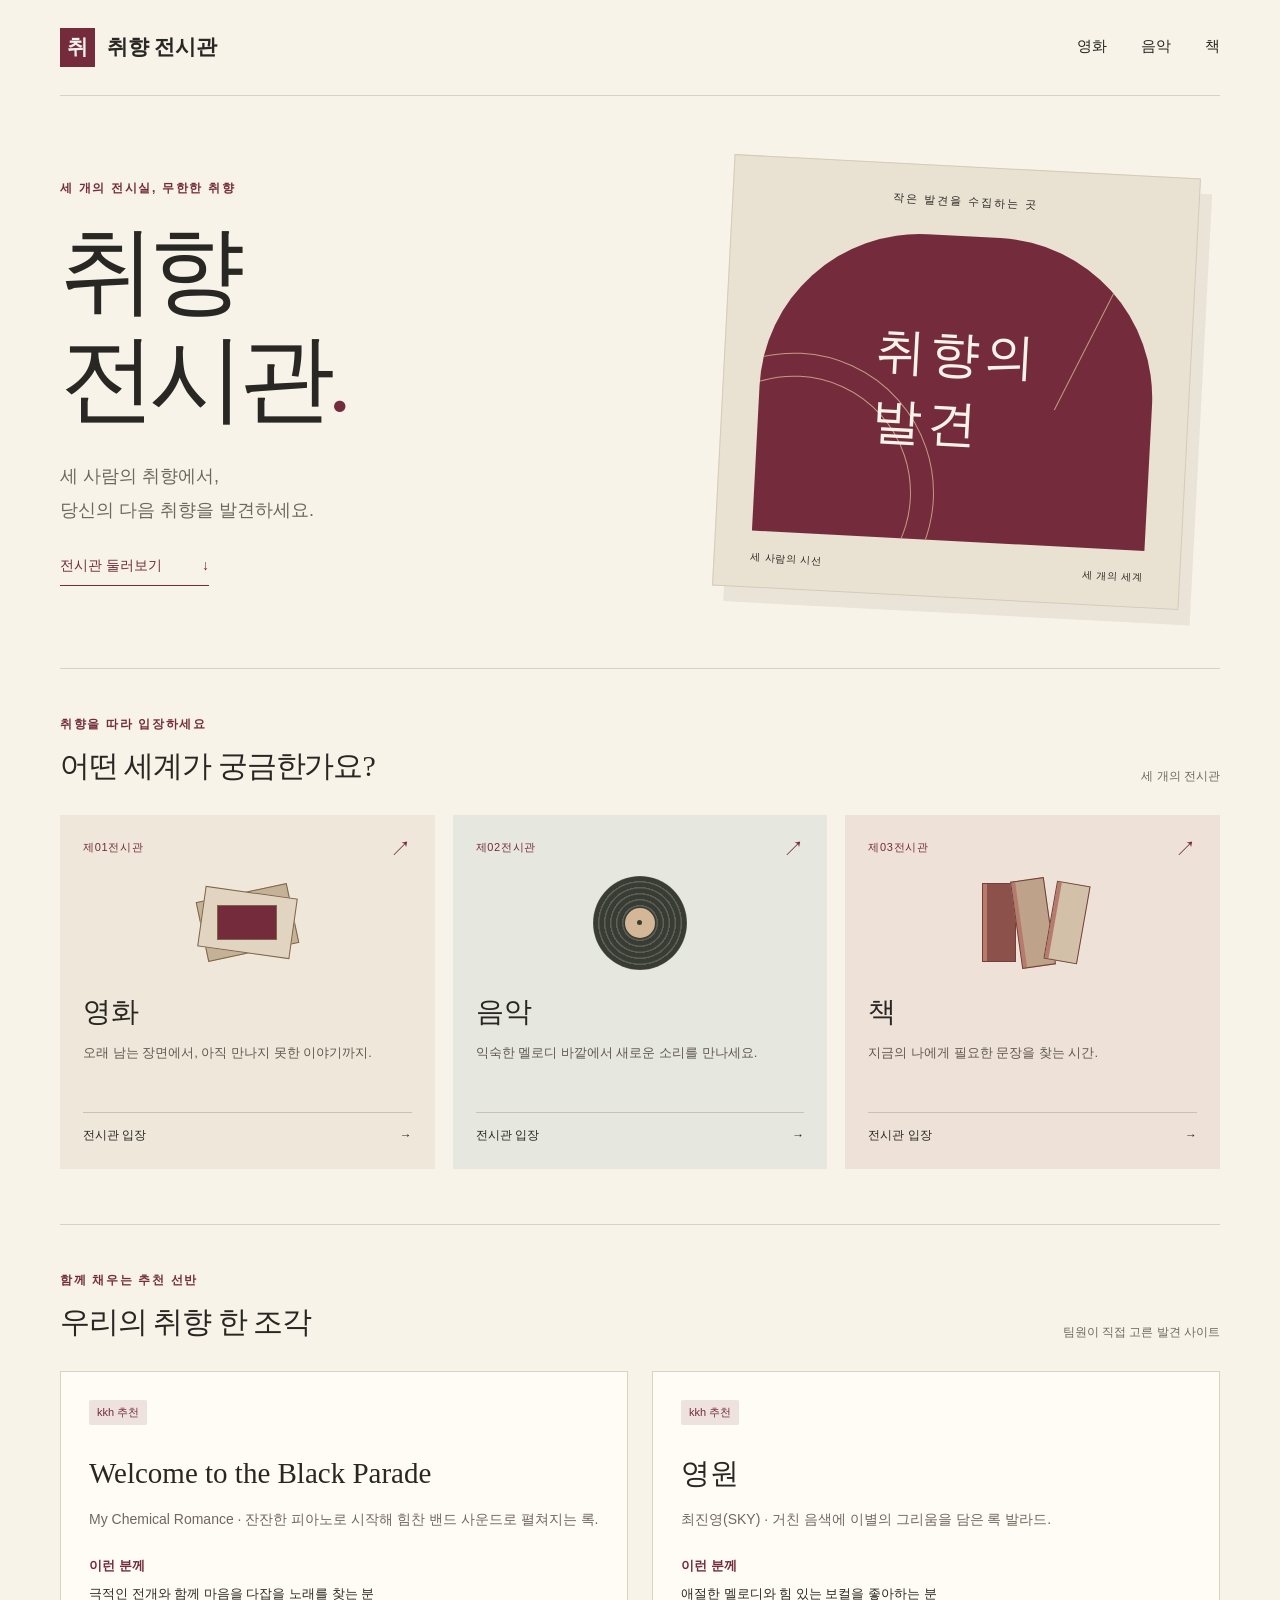
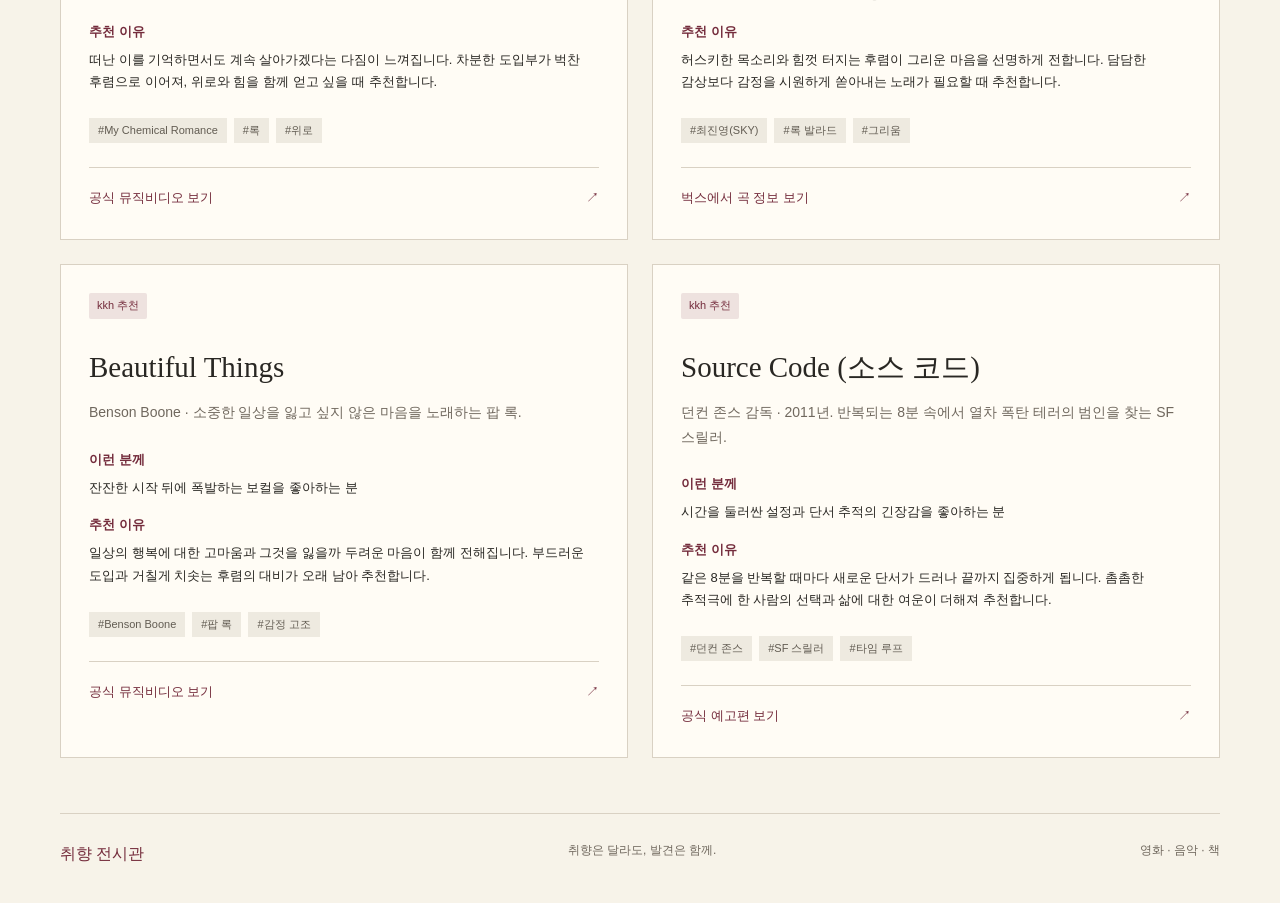
<file: index.html>
<!DOCTYPE html>
<html lang="ko">
<head>
  <meta charset="UTF-8">
  <meta name="viewport" content="width=device-width, initial-scale=1">
  <meta name="description" content="세 사람의 취향에서, 당신의 다음 취향을 발견하세요. 영화·음악·책 발견 사이트를 모으는 취향 전시관입니다.">
  <title>입구 | 취향 전시관</title>
  <link rel="icon" href="favicon.svg" type="image/svg+xml">
  <link rel="stylesheet" href="css/style.css">
  <script src="js/main.js" defer></script>
</head>
<body>
  <a class="skip-link" href="#main">본문으로 바로 가기</a>
  <header class="site-header wrap">
    <a class="brand" href="index.html"><span class="brand-mark" aria-hidden="true">취</span>취향 전시관</a>
    <nav aria-label="전시관"><a href="movies.html">영화</a><a href="music.html">음악</a><a href="books.html">책</a></nav>
  </header>
  <main id="main" class="wrap">
    <section class="hero" aria-labelledby="hero-title">
      <div><p class="eyebrow">세 개의 전시실, 무한한 취향</p><h1 id="hero-title">취향<br>전시관<span class="title-dot">.</span></h1>
      <p class="hero-description">세 사람의 취향에서,<br>당신의 다음 취향을 발견하세요.</p>
      <a class="text-link" href="#galleries">전시관 둘러보기 <span aria-hidden="true">↓</span></a></div>
      <div class="exhibit-art" aria-hidden="true"><span class="art-caption">작은 발견을 수집하는 곳</span><div class="arch"><div class="art-orbit"></div><span class="art-word">취향의<br>발견</span><div class="art-line"></div></div><div class="art-bottom"><span>세 사람의 시선</span><span>세 개의 세계</span></div></div>
    </section>
    <section id="galleries" class="section" aria-labelledby="gallery-title">
      <div class="section-heading"><div><p class="eyebrow">취향을 따라 입장하세요</p><h2 id="gallery-title">어떤 세계가 궁금한가요?</h2></div><span class="section-note">세 개의 전시관</span></div>
      <div class="gallery-grid">
        <a class="gallery-card gallery-movies" href="movies.html"><div class="gallery-top"><span>제01전시관</span><span aria-hidden="true">↗</span></div><div class="mini-art" aria-hidden="true"><i></i><i></i><i></i></div><h3>영화</h3><p>오래 남는 장면에서, 아직 만나지 못한 이야기까지.</p><span class="gallery-enter">전시관 입장 <span aria-hidden="true">→</span></span></a>
        <a class="gallery-card gallery-music" href="music.html"><div class="gallery-top"><span>제02전시관</span><span aria-hidden="true">↗</span></div><div class="mini-art" aria-hidden="true"><i></i><i></i><i></i></div><h3>음악</h3><p>익숙한 멜로디 바깥에서 새로운 소리를 만나세요.</p><span class="gallery-enter">전시관 입장 <span aria-hidden="true">→</span></span></a>
        <a class="gallery-card gallery-books" href="books.html"><div class="gallery-top"><span>제03전시관</span><span aria-hidden="true">↗</span></div><div class="mini-art" aria-hidden="true"><i></i><i></i><i></i></div><h3>책</h3><p>지금의 나에게 필요한 문장을 찾는 시간.</p><span class="gallery-enter">전시관 입장 <span aria-hidden="true">→</span></span></a>
      </div>
    </section>
    <section class="section" aria-labelledby="shared-title">
      <div class="section-heading"><div><p class="eyebrow">함께 채우는 추천 선반</p><h2 id="shared-title">우리의 취향 한 조각</h2></div><span class="section-note">팀원이 직접 고른 발견 사이트</span></div>
      <div class="card-grid" id="shared-recommendations">
        <!-- 공통 협업 영역: 각자 담당 HTML의 <article class="site-card"> 전체를
        복사하여 이 주석 아래에 붙여 넣으세요. 실제 의견을 작성한 카드만 추가합니다.
        사이트 이름, 소개, 대상, 이유, 태그 2~3개, 팀원 배지, 공식 주소를 수정하세요.
        실제 추천을 작성했다면 배지의 '· 예시', '작성 예시', 제목의 '· 예시'를 제거하세요.
        다른 팀원의 카드를 덮어쓰지 마세요. 카드에는 중복되는 id를 넣지 않습니다.
        같은 위치에 추가하면 Git 충돌을 연습할 수 있습니다. README를 참고하세요. -->
        <article class="site-card" tabindex="-1">
          <div class="card-top"><span class="member-badge">kkh 추천</span></div>
          <h3 class="site-name">Welcome to the Black Parade</h3>
          <p class="card-intro">My Chemical Romance · 잔잔한 피아노로 시작해 힘찬 밴드 사운드로 펼쳐지는 록.</p>
          <dl><dt>이런 분께</dt><dd>극적인 전개와 함께 마음을 다잡을 노래를 찾는 분</dd><dt>추천 이유</dt><dd>떠난 이를 기억하면서도 계속 살아가겠다는 다짐이 느껴집니다. 차분한 도입부가 벅찬 후렴으로 이어져, 위로와 힘을 함께 얻고 싶을 때 추천합니다.</dd></dl>
          <ul class="tags" aria-label="태그"><li>My Chemical Romance</li><li>록</li><li>위로</li></ul>
          <a class="site-link" href="https://www.youtube.com/watch?v=RRKJiM9Njr8" target="_blank" rel="noopener noreferrer">공식 뮤직비디오 보기 <span aria-hidden="true">↗</span><span class="sr-only"> (새 탭)</span></a>
        </article>
        <article class="site-card" tabindex="-1">
          <div class="card-top"><span class="member-badge">kkh 추천</span></div>
          <h3 class="site-name">영원</h3>
          <p class="card-intro">최진영(SKY) · 거친 음색에 이별의 그리움을 담은 록 발라드.</p>
          <dl><dt>이런 분께</dt><dd>애절한 멜로디와 힘 있는 보컬을 좋아하는 분</dd><dt>추천 이유</dt><dd>허스키한 목소리와 힘껏 터지는 후렴이 그리운 마음을 선명하게 전합니다. 담담한 감상보다 감정을 시원하게 쏟아내는 노래가 필요할 때 추천합니다.</dd></dl>
          <ul class="tags" aria-label="태그"><li>최진영(SKY)</li><li>록 발라드</li><li>그리움</li></ul>
          <a class="site-link" href="https://music.bugs.co.kr/track/85674" target="_blank" rel="noopener noreferrer">벅스에서 곡 정보 보기 <span aria-hidden="true">↗</span><span class="sr-only"> (새 탭)</span></a>
        </article>
        <article class="site-card" tabindex="-1">
          <div class="card-top"><span class="member-badge">kkh 추천</span></div>
          <h3 class="site-name">Beautiful Things</h3>
          <p class="card-intro">Benson Boone · 소중한 일상을 잃고 싶지 않은 마음을 노래하는 팝 록.</p>
          <dl><dt>이런 분께</dt><dd>잔잔한 시작 뒤에 폭발하는 보컬을 좋아하는 분</dd><dt>추천 이유</dt><dd>일상의 행복에 대한 고마움과 그것을 잃을까 두려운 마음이 함께 전해집니다. 부드러운 도입과 거칠게 치솟는 후렴의 대비가 오래 남아 추천합니다.</dd></dl>
          <ul class="tags" aria-label="태그"><li>Benson Boone</li><li>팝 록</li><li>감정 고조</li></ul>
          <a class="site-link" href="https://www.youtube.com/watch?v=Oa_RSwwpPaA" target="_blank" rel="noopener noreferrer">공식 뮤직비디오 보기 <span aria-hidden="true">↗</span><span class="sr-only"> (새 탭)</span></a>
        </article>
        <article class="site-card" tabindex="-1">
          <div class="card-top"><span class="member-badge">kkh 추천</span></div>
          <h3 class="site-name">Source Code (소스 코드)</h3>
          <p class="card-intro">던컨 존스 감독 · 2011년. 반복되는 8분 속에서 열차 폭탄 테러의 범인을 찾는 SF 스릴러.</p>
          <dl><dt>이런 분께</dt><dd>시간을 둘러싼 설정과 단서 추적의 긴장감을 좋아하는 분</dd><dt>추천 이유</dt><dd>같은 8분을 반복할 때마다 새로운 단서가 드러나 끝까지 집중하게 됩니다. 촘촘한 추적극에 한 사람의 선택과 삶에 대한 여운이 더해져 추천합니다.</dd></dl>
          <ul class="tags" aria-label="태그"><li>던컨 존스</li><li>SF 스릴러</li><li>타임 루프</li></ul>
          <a class="site-link" href="https://www.youtube.com/watch?v=fAp0dzFXL6k" target="_blank" rel="noopener noreferrer">공식 예고편 보기 <span aria-hidden="true">↗</span><span class="sr-only"> (새 탭)</span></a>
        </article>
      </div>
      <p class="shared-empty">아직 선반을 채우는 중입니다.<br><span>먼저 각 전시관에서 예시 사이트를 만나보세요.</span></p>
    </section>
  </main>
  <footer class="site-footer wrap"><a href="index.html">취향 전시관</a><p>취향은 달라도, 발견은 함께.</p><span>영화 · 음악 · 책</span></footer>
</body>
</html>
</file>
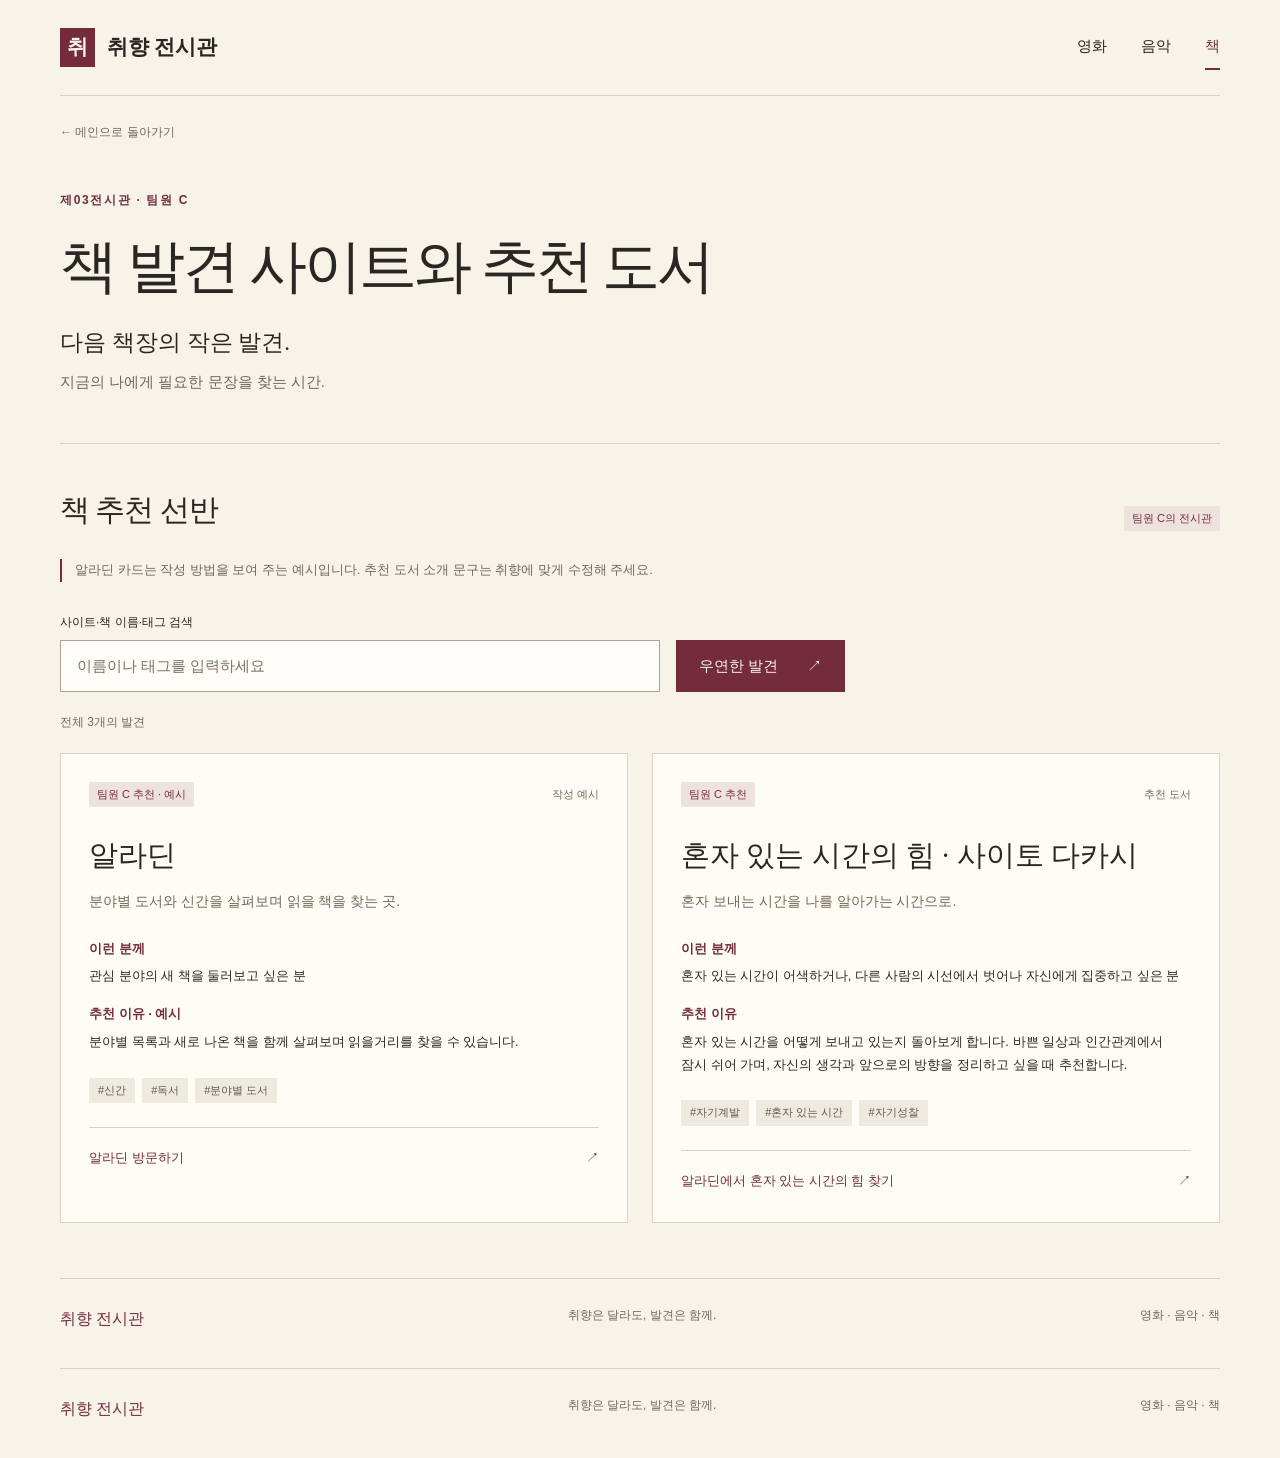
<file: books.html>
<!DOCTYPE html>
<html lang="ko">
<head>
  <meta charset="UTF-8">
  <meta name="viewport" content="width=device-width, initial-scale=1">
  <meta name="description" content="책 발견 사이트와 추천 도서를 만나보세요. 지금의 나에게 필요한 문장을 찾는 취향 전시관입니다.">
  <title>책 전시관 | 취향 전시관</title>
  <link rel="icon" href="favicon.svg" type="image/svg+xml">
  <link rel="stylesheet" href="css/style.css">
  <script src="js/main.js" defer></script>
</head>
<body>
  <a class="skip-link" href="#main">본문으로 바로 가기</a>

  <header class="site-header wrap">
    <a class="brand" href="index.html">
      <span class="brand-mark" aria-hidden="true">취</span>
      취향 전시관
    </a>

    <nav aria-label="전시관">
      <a href="movies.html">영화</a>
      <a href="music.html">음악</a>
      <a href="books.html" aria-current="page">책</a>
    </nav>
  </header>

  <main id="main" class="wrap">
    <a class="back-link" href="index.html">← 메인으로 돌아가기</a>

    <section class="category-hero">
      <p class="eyebrow">제03전시관 · 팀원 C</p>
      <h1>책 발견 사이트와 추천 도서</h1>
      <p class="category-lead">다음 책장의 작은 발견.</p>
      <p>지금의 나에게 필요한 문장을 찾는 시간.</p>
    </section>

    <section class="collection section" aria-labelledby="collection-title">
      <div class="section-heading">
        <h2 id="collection-title">책 추천 선반</h2>
        <span class="member-badge">팀원 C의 전시관</span>
      </div>

      <p class="example-note">
        알라딘 카드는 작성 방법을 보여 주는 예시입니다.
        추천 도서 소개 문구는 취향에 맞게 수정해 주세요.
      </p>

      <div class="collection-tools" hidden>
        <div class="search-field">
          <label for="site-search">사이트·책 이름·태그 검색</label>
          <input
            id="site-search"
            type="search"
            placeholder="이름이나 태그를 입력하세요"
            autocomplete="off"
          >
        </div>

        <button class="random-button" type="button">
          우연한 발견 <span aria-hidden="true">↗</span>
        </button>
      </div>

      <p
        class="result-count"
        role="status"
        aria-live="polite"
        aria-atomic="true"
      ></p>

      <noscript>
        <p>
          검색과 무작위 추천을 이용하려면 자바스크립트를 켜 주세요.
          카드는 아래에서 모두 볼 수 있습니다.
        </p>
      </noscript>

      <div class="card-grid" id="site-list">
        <!--
          카드 추가: article 시작부터 /article 끝까지 복사해 붙여 넣으세요.
          검색은 화면의 .site-name과 .tags를 읽습니다.
          클래스 이름을 유지하세요.
          외부 링크의 target="_blank", rel="noopener noreferrer",
          새 탭 안내를 유지하세요.

          팀원 C: 최종적으로 서로 다른 사이트를 4개 이상 소개하세요.
          추천 도서 카드는 사이트 소개 개수에 포함되지 않는 추가 콘텐츠입니다.
        -->

        <!-- 알라딘 사이트 소개 -->
        <article class="site-card" tabindex="-1">
          <div class="card-top">
            <span class="member-badge">팀원 C 추천 · 예시</span>
            <span class="sample-label">작성 예시</span>
          </div>

          <h3 class="site-name">알라딘</h3>

          <p class="card-intro">
            분야별 도서와 신간을 살펴보며 읽을 책을 찾는 곳.
          </p>

          <dl>
            <dt>이런 분께</dt>
            <dd>관심 분야의 새 책을 둘러보고 싶은 분</dd>

            <dt>추천 이유 · 예시</dt>
            <dd>
              분야별 목록과 새로 나온 책을 함께 살펴보며
              읽을거리를 찾을 수 있습니다.
            </dd>
          </dl>

          <ul class="tags" aria-label="태그">
            <li>신간</li>
            <li>독서</li>
            <li>분야별 도서</li>
          </ul>

          <a
            class="site-link"
            href="https://www.aladin.co.kr/"
            target="_blank"
            rel="noopener noreferrer"
          >
            알라딘 방문하기
            <span aria-hidden="true">↗</span>
            <span class="sr-only"> (새 탭)</span>
          </a>
        </article>

        <!-- 혼자 있는 시간의 힘 추천 도서 -->
        <article class="site-card" tabindex="-1">
          <div class="card-top">
            <span class="member-badge">팀원 C 추천</span>
            <span class="sample-label">추천 도서</span>
          </div>

          <h3 class="site-name">혼자 있는 시간의 힘 · 사이토 다카시</h3>

          <p class="card-intro">
            혼자 보내는 시간을 나를 알아가는 시간으로.
          </p>

          <dl>
            <dt>이런 분께</dt>
            <dd>
              혼자 있는 시간이 어색하거나,
              다른 사람의 시선에서 벗어나 자신에게 집중하고 싶은 분
            </dd>

            <dt>추천 이유</dt>
            <dd>
              혼자 있는 시간을 어떻게 보내고 있는지 돌아보게 합니다.
              바쁜 일상과 인간관계에서 잠시 쉬어 가며,
              자신의 생각과 앞으로의 방향을 정리하고 싶을 때 추천합니다.
            </dd>
          </dl>

          <ul class="tags" aria-label="태그">
            <li>자기계발</li>
            <li>혼자 있는 시간</li>
            <li>자기성찰</li>
          </ul>

          <a
            class="site-link"
            href="https://www.aladin.co.kr/search/wsearchresult.aspx?SearchTarget=Book&amp;SearchWord=혼자%20있는%20시간의%20힘"
            target="_blank"
            rel="noopener noreferrer"
          >
            알라딘에서 혼자 있는 시간의 힘 찾기
            <span aria-hidden="true">↗</span>
            <span class="sr-only"> (새 탭)</span>
          </a>
        </article>
      </div>

      <div class="empty-state" hidden>
        <h3>아직 발견하지 못했어요.</h3>
        <p>다른 사이트·책 이름이나 태그로 검색해 보세요.</p>
        <button type="button" class="reset-search">
          검색 지우고 전체 보기
        </button>
    <section class="category-hero"><p class="eyebrow">제03전시관</p><h1>책 발견 사이트</h1><p class="category-lead">다음 책장의 작은 발견.</p><p>지금의 나에게 필요한 문장을 찾는 시간.</p></section>
    <section class="collection section" aria-labelledby="collection-title">
      <div class="section-heading"><h2 id="collection-title">책 추천 선반</h2></div>
      <p class="example-note">'작성 예시' 표시가 있는 카드는 작성 방법을 안내하기 위한 예시입니다.</p>
      <div class="collection-tools" hidden><div class="search-field"><label for="site-search">사이트 이름·책 제목·태그 검색</label><input id="site-search" type="search" placeholder="이름이나 태그를 입력하세요" autocomplete="off"></div><button class="random-button" type="button">우연한 발견 <span aria-hidden="true">↗</span></button></div>
      <p class="result-count" role="status" aria-live="polite" aria-atomic="true"></p>
      <noscript><p>검색과 무작위 추천을 이용하려면 자바스크립트를 켜 주세요. 사이트 카드는 아래에서 모두 볼 수 있습니다.</p></noscript>
      <div class="card-grid" id="site-list">
      <!-- 카드 추가: 아래 article 시작부터 /article 끝까지 복사해 이 목록 안에 붙여 넣으세요.
      사이트 이름(.site-name), 소개, 대상, 이유, 태그 2~3개(.tags), 팀원 배지, 공식 주소를 수정하세요.
      검색은 화면의 .site-name과 .tags를 읽습니다. 클래스 이름을 유지하세요.
      실제 의견으로 작성한 카드에서는 '· 예시'와 '작성 예시' 표시를 제거하세요.
      외부 링크의 target="_blank" rel="noopener noreferrer" 및 새 탭 안내를 유지하세요.
      팀원 C: 최종적으로 서로 다른 사이트를 4개 이상 소개하세요.
      예시 카드 1개는 직접 확인하고 자신의 의견으로 수정하거나 교체하세요. -->
      <article class="site-card" tabindex="-1">
        <div class="card-top"><span class="sample-label">추천 도서 · 한국어판</span></div>
        <h3 class="site-name">오늘 밤, 세계에서 이 사랑이 사라진다 해도</h3>
        <p class="card-intro">매일 기억을 잃는 마오리와 도루가 함께 쌓아 가는, 서툴고 다정한 사랑 이야기.</p>
        <dl>
          <dt>한국어판 정보</dt>
          <dd>이치조 미사키 지음 · 권영주 옮김 · 모모</dd>
          <dt>이런 분께</dt>
          <dd>일본 청춘 소설과 애틋한 로맨스, 기억에 관한 이야기를 좋아하는 분</dd>
          <dt>추천 이유</dt>
          <dd>기억이 사라져도 함께한 시간의 의미가 남을 수 있을지 생각하게 하는 소설이라 추천합니다. 두 사람이 하루하루 마음을 쌓아 가는 과정을 따라가며 설렘과 애틋함을 느껴 보세요.</dd>
        </dl>
        <ul class="tags" aria-label="태그"><li>일본 소설</li><li>청춘 로맨스</li><li>한국어판</li></ul>
        <a class="site-link" href="https://www.yes24.com/Product/Goods/102360203" target="_blank" rel="noopener noreferrer">한국어판 도서 정보 보기 <span aria-hidden="true">↗</span><span class="sr-only"> (새 탭)</span></a>
      </article>
      </div>

      <p class="collection-end">하나의 발견에서, 다음 취향으로.</p>
    </section>
  </main>

  <footer class="site-footer wrap">
    <a href="index.html">취향 전시관</a>
    <p>취향은 달라도, 발견은 함께.</p>
    <span>영화 · 음악 · 책</span>
  </footer>
</body>
</html>
  <footer class="site-footer wrap"><a href="index.html">취향 전시관</a><p>취향은 달라도, 발견은 함께.</p><span>영화 · 음악 · 책</span></footer>
</body>
</html>
</file>
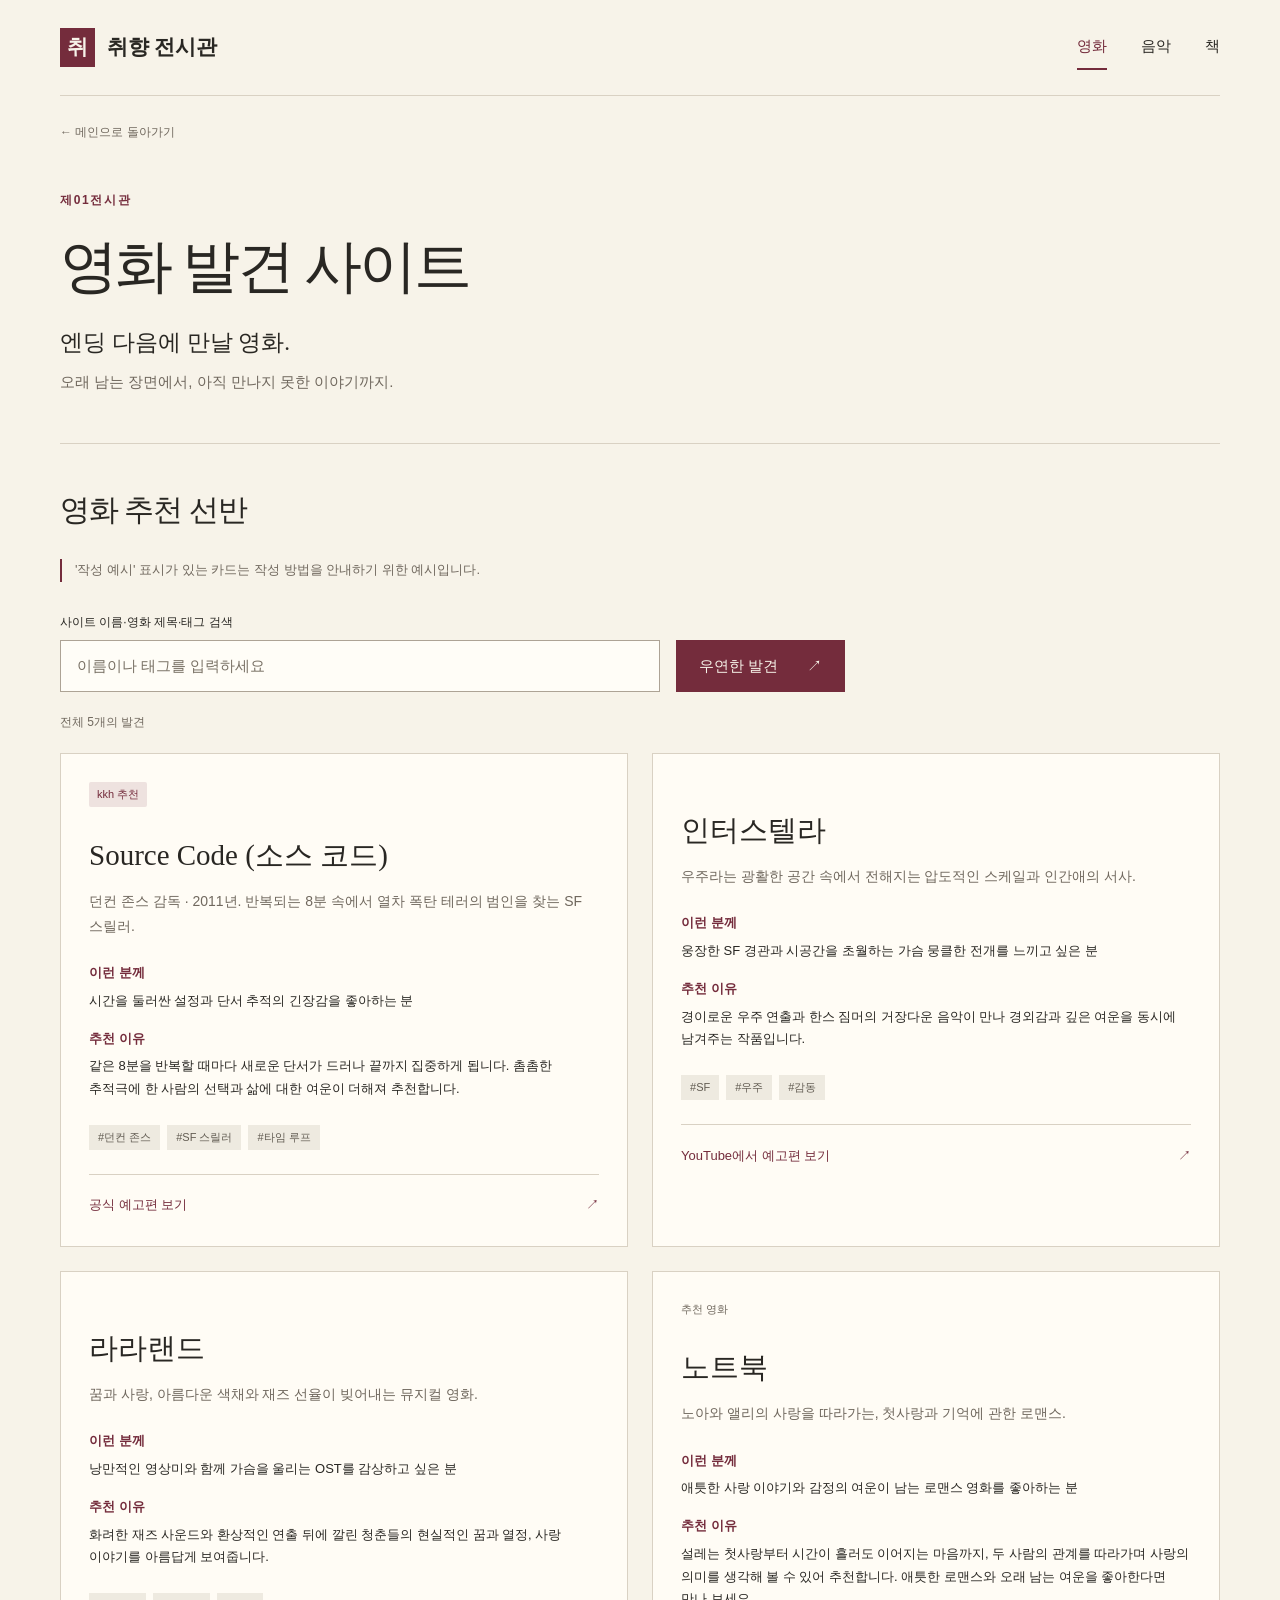
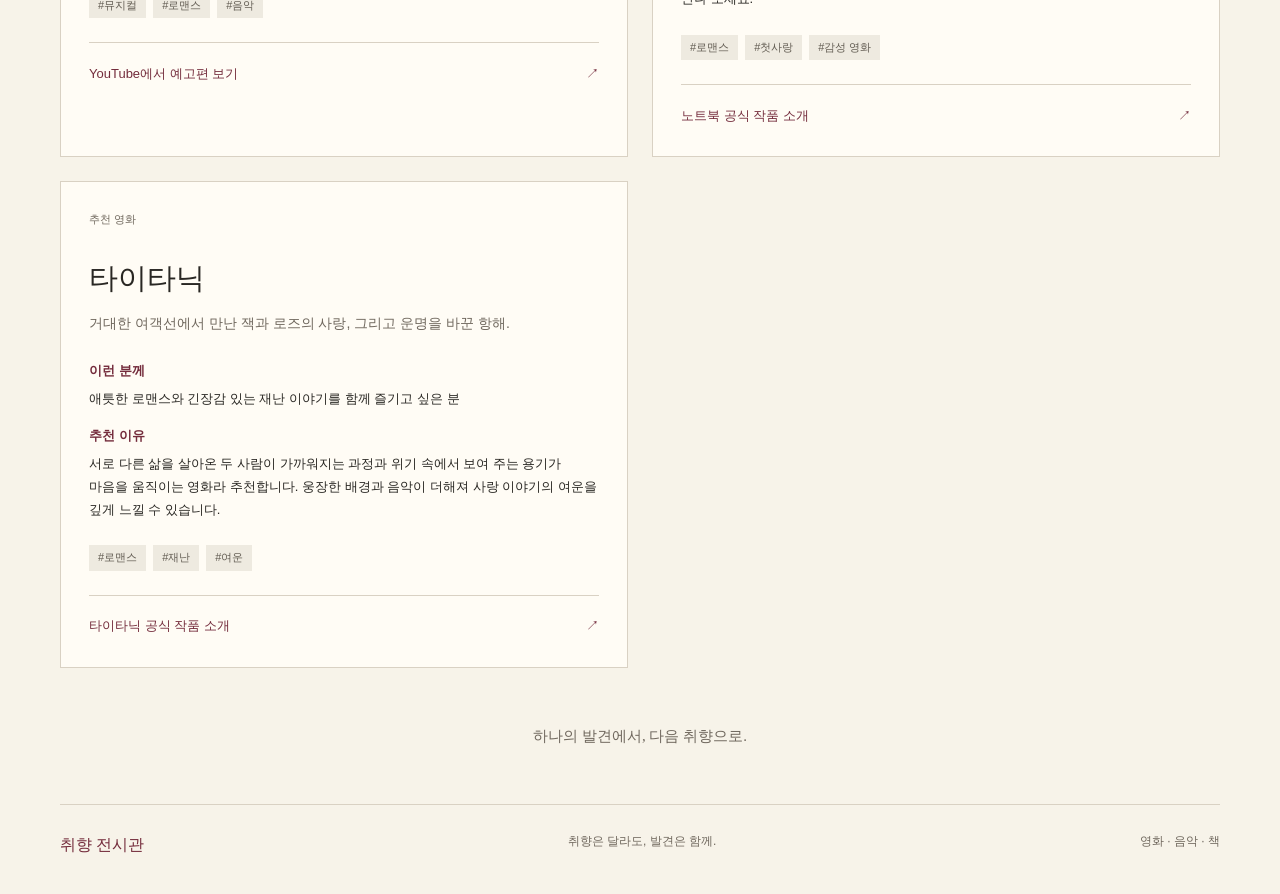
<file: movies.html>
<!DOCTYPE html>
<html lang="ko">
<head>
  <meta charset="UTF-8">
  <meta name="viewport" content="width=device-width, initial-scale=1">
  <meta name="description" content="세 사람의 취향에서, 당신의 다음 취향을 발견하세요. 영화·음악·책 발견 사이트를 모으는 취향 전시관입니다.">
  <title>영화 전시관 | 취향 전시관</title>
  <link rel="icon" href="favicon.svg" type="image/svg+xml">
  <link rel="stylesheet" href="css/style.css">
  <script src="js/main.js" defer></script>
</head>
<body>
  <a class="skip-link" href="#main">본문으로 바로 가기</a>
  <header class="site-header wrap">
    <a class="brand" href="index.html"><span class="brand-mark" aria-hidden="true">취</span>취향 전시관</a>
    <nav aria-label="전시관"><a href="movies.html" aria-current="page">영화</a><a href="music.html">음악</a><a href="books.html">책</a></nav>
  </header>
  <main id="main" class="wrap">
    <a class="back-link" href="index.html">← 메인으로 돌아가기</a>
    <section class="category-hero"><p class="eyebrow">제01전시관</p><h1>영화 발견 사이트</h1><p class="category-lead">엔딩 다음에 만날 영화.</p><p>오래 남는 장면에서, 아직 만나지 못한 이야기까지.</p></section>
    <section class="collection section" aria-labelledby="collection-title">
      <div class="section-heading"><h2 id="collection-title">영화 추천 선반</h2></div>
      <p class="example-note">'작성 예시' 표시가 있는 카드는 작성 방법을 안내하기 위한 예시입니다.</p>
      <div class="collection-tools" hidden><div class="search-field"><label for="site-search">사이트 이름·영화 제목·태그 검색</label><input id="site-search" type="search" placeholder="이름이나 태그를 입력하세요" autocomplete="off"></div><button class="random-button" type="button">우연한 발견 <span aria-hidden="true">↗</span></button></div>
      <p class="result-count" role="status" aria-live="polite" aria-atomic="true"></p>
      <noscript><p>검색과 무작위 추천을 이용하려면 자바스크립트를 켜 주세요. 사이트 카드는 아래에서 모두 볼 수 있습니다.</p></noscript>
      <div class="card-grid" id="site-list">
        <article class="site-card" tabindex="-1">
  <div class="card-top"><span class="member-badge">kkh 추천</span></div>
  <h3 class="site-name">Source Code (소스 코드)</h3>
  <p class="card-intro">던컨 존스 감독 · 2011년. 반복되는 8분 속에서 열차 폭탄 테러의 범인을 찾는 SF 스릴러.</p>
  <dl><dt>이런 분께</dt><dd>시간을 둘러싼 설정과 단서 추적의 긴장감을 좋아하는 분</dd><dt>추천 이유</dt><dd>같은 8분을 반복할 때마다 새로운 단서가 드러나 끝까지 집중하게 됩니다. 촘촘한 추적극에 한 사람의 선택과 삶에 대한 여운이 더해져 추천합니다.</dd></dl>
  <ul class="tags" aria-label="태그"><li>던컨 존스</li><li>SF 스릴러</li><li>타임 루프</li></ul>
  <a class="site-link" href="https://www.youtube.com/watch?v=fAp0dzFXL6k" target="_blank" rel="noopener noreferrer">공식 예고편 보기 <span aria-hidden="true">↗</span><span class="sr-only"> (새 탭)</span></a>
</article>
      <!-- 카드 추가: 아래 article 시작부터 /article 끝까지 복사해 이 목록 안에 붙여 넣으세요.
      사이트 이름(.site-name), 소개, 대상, 이유, 태그 2~3개(.tags), 팀원 배지, 공식 주소를 수정하세요.
      검색은 화면의 .site-name과 .tags를 읽습니다. 클래스 이름을 유지하세요.
      실제 의견으로 작성한 카드에서는 '· 예시'와 '작성 예시' 표시를 제거하세요.
      외부 링크의 target="_blank" rel="noopener noreferrer" 및 새 탭 안내를 유지하세요.
      팀원 A: 최종적으로 서로 다른 사이트를 4개 이상 소개하세요.
      예시 카드 1개는 직접 확인하고 자신의 의견으로 수정하거나 교체하세요. -->
      <!-- 인터스텔라 -->
        <article class="site-card" tabindex="-1">
          <h3 class="site-name">인터스텔라</h3>
          <p class="card-intro">우주라는 광활한 공간 속에서 전해지는 압도적인 스케일과 인간애의 서사.</p>
          <dl>
            <dt>이런 분께</dt>
            <dd>웅장한 SF 경관과 시공간을 초월하는 가슴 뭉클한 전개를 느끼고 싶은 분</dd>
            <dt>추천 이유</dt>
            <dd>경이로운 우주 연출과 한스 짐머의 거장다운 음악이 만나 경외감과 깊은 여운을 동시에 남겨주는 작품입니다.</dd>
          </dl>
          <ul class="tags" aria-label="태그"><li>SF</li><li>우주</li><li>감동</li></ul>
          <a class="site-link" href="https://www.youtube.com/watch?v=zSWdZVtXT7E" target="_blank" rel="noopener noreferrer">YouTube에서 예고편 보기 <span aria-hidden="true">↗</span><span class="sr-only"> (새 탭)</span></a>
        </article>

        <!-- 라라랜드 -->
        <article class="site-card" tabindex="-1">
          <h3 class="site-name">라라랜드</h3>
          <p class="card-intro">꿈과 사랑, 아름다운 색채와 재즈 선율이 빚어내는 뮤지컬 영화.</p>
          <dl>
            <dt>이런 분께</dt>
            <dd>낭만적인 영상미와 함께 가슴을 울리는 OST를 감상하고 싶은 분</dd>
            <dt>추천 이유</dt>
            <dd>화려한 재즈 사운드와 환상적인 연출 뒤에 깔린 청춘들의 현실적인 꿈과 열정, 사랑 이야기를 아름답게 보여줍니다.</dd>
          </dl>
          <ul class="tags" aria-label="태그"><li>뮤지컬</li><li>로맨스</li><li>음악</li></ul>
          <a class="site-link" href="https://www.youtube.com/watch?v=0pdqf4P9MB8" target="_blank" rel="noopener noreferrer">YouTube에서 예고편 보기 <span aria-hidden="true">↗</span><span class="sr-only"> (새 탭)</span></a>
        </article>
      <article class="site-card" tabindex="-1">
        <div class="card-top"><span class="sample-label">추천 영화</span></div>
        <h3 class="site-name">노트북</h3>
        <p class="card-intro">노아와 앨리의 사랑을 따라가는, 첫사랑과 기억에 관한 로맨스.</p>
        <dl>
          <dt>이런 분께</dt>
          <dd>애틋한 사랑 이야기와 감정의 여운이 남는 로맨스 영화를 좋아하는 분</dd>
          <dt>추천 이유</dt>
          <dd>설레는 첫사랑부터 시간이 흘러도 이어지는 마음까지, 두 사람의 관계를 따라가며 사랑의 의미를 생각해 볼 수 있어 추천합니다. 애틋한 로맨스와 오래 남는 여운을 좋아한다면 만나 보세요.</dd>
        </dl>
        <ul class="tags" aria-label="태그"><li>로맨스</li><li>첫사랑</li><li>감성 영화</li></ul>
        <a class="site-link" href="https://www.warnerbros.com/movies/notebook" target="_blank" rel="noopener noreferrer">노트북 공식 작품 소개 <span aria-hidden="true">↗</span><span class="sr-only"> (새 탭)</span></a>
      </article>
      <article class="site-card" tabindex="-1">
        <div class="card-top"><span class="sample-label">추천 영화</span></div>
        <h3 class="site-name">타이타닉</h3>
        <p class="card-intro">거대한 여객선에서 만난 잭과 로즈의 사랑, 그리고 운명을 바꾼 항해.</p>
        <dl>
          <dt>이런 분께</dt>
          <dd>애틋한 로맨스와 긴장감 있는 재난 이야기를 함께 즐기고 싶은 분</dd>
          <dt>추천 이유</dt>
          <dd>서로 다른 삶을 살아온 두 사람이 가까워지는 과정과 위기 속에서 보여 주는 용기가 마음을 움직이는 영화라 추천합니다. 웅장한 배경과 음악이 더해져 사랑 이야기의 여운을 깊게 느낄 수 있습니다.</dd>
        </dl>
        <ul class="tags" aria-label="태그"><li>로맨스</li><li>재난</li><li>여운</li></ul>
        <a class="site-link" href="https://www.paramountpictures.com/movies/titanic" target="_blank" rel="noopener noreferrer">타이타닉 공식 작품 소개 <span aria-hidden="true">↗</span><span class="sr-only"> (새 탭)</span></a>
      </article>
      </div>
      <div class="empty-state" hidden><h3>아직 발견하지 못했어요.</h3><p>다른 사이트 이름이나 태그로 검색해 보세요.</p><button type="button" class="reset-search">검색 지우고 전체 보기</button></div>
      <p class="collection-end">하나의 발견에서, 다음 취향으로.</p>
    </section>
  </main>
  <footer class="site-footer wrap"><a href="index.html">취향 전시관</a><p>취향은 달라도, 발견은 함께.</p><span>영화 · 음악 · 책</span></footer>
</body>
</html>
</file>
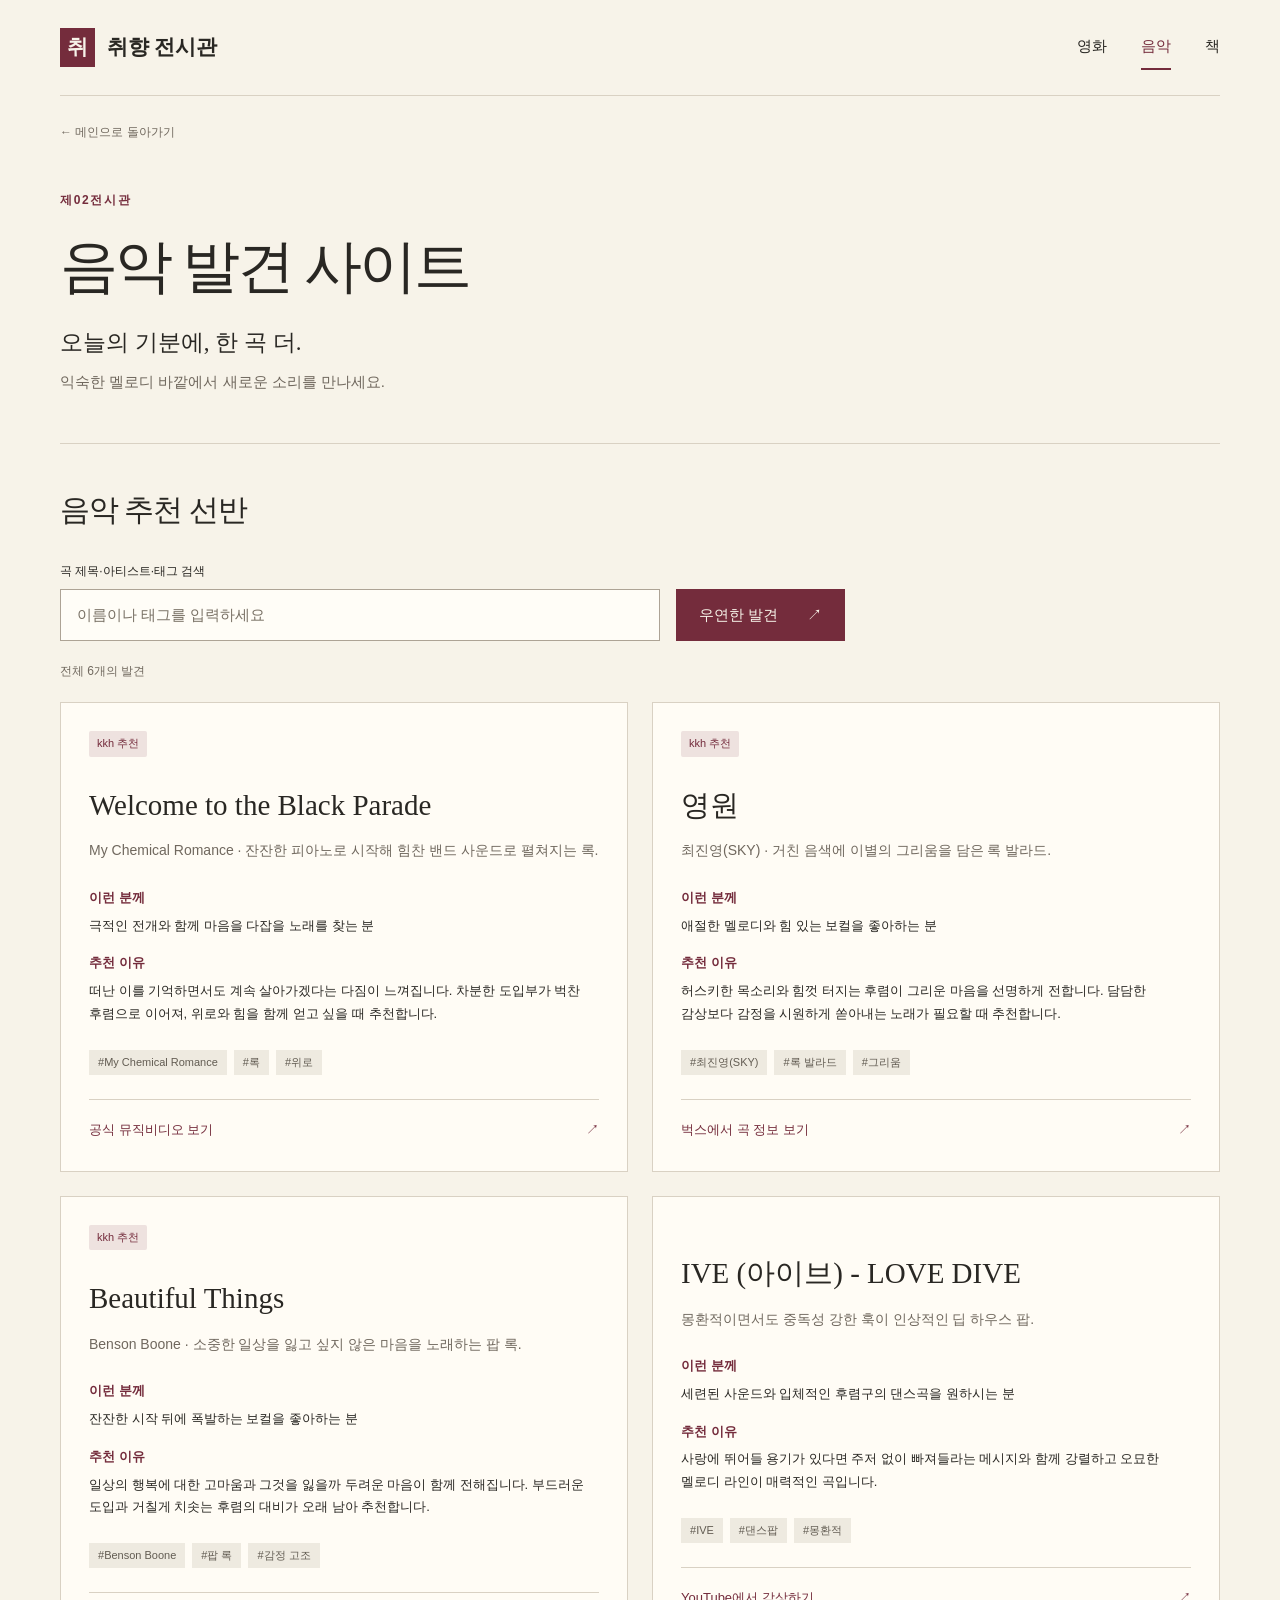
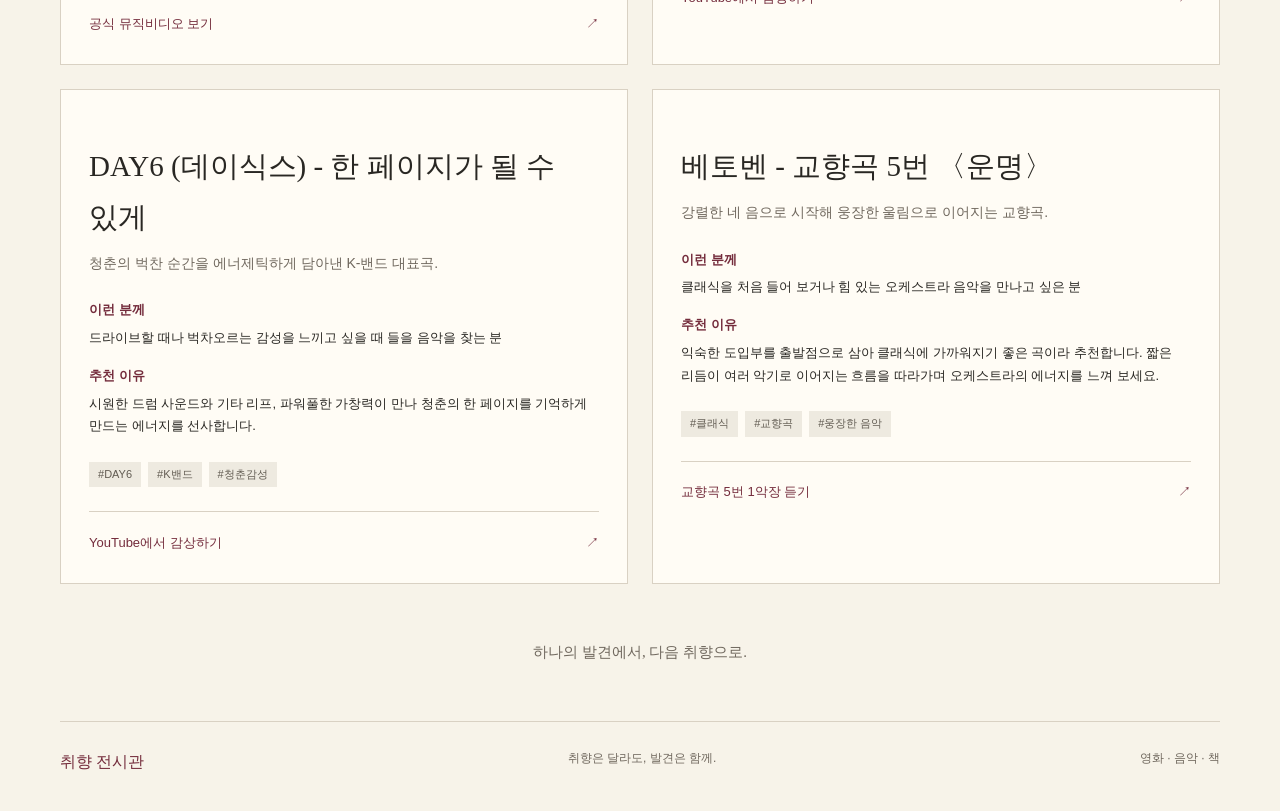
<file: music.html>
<!DOCTYPE html>
<html lang="ko">
<head>
  <meta charset="UTF-8">
  <meta name="viewport" content="width=device-width, initial-scale=1">
  <meta name="description" content="당신의 다음 취향을 발견하세요. 영화·음악·책 발견 사이트를 모으는 취향 전시관입니다.">
  <title>음악 전시관 | 취향 전시관</title>
  <link rel="icon" href="favicon.svg" type="image/svg+xml">
  <link rel="stylesheet" href="css/style.css">
  <script src="js/main.js" defer></script>
</head>
<body>
  <a class="skip-link" href="#main">본문으로 바로 가기</a>
  <header class="site-header wrap">
    <a class="brand" href="index.html"><span class="brand-mark" aria-hidden="true">취</span>취향 전시관</a>
    <nav aria-label="전시관"><a href="movies.html">영화</a><a href="music.html" aria-current="page">음악</a><a href="books.html">책</a></nav>
  </header>
  <main id="main" class="wrap">
    <a class="back-link" href="index.html">← 메인으로 돌아가기</a>
    <section class="category-hero">
      <p class="eyebrow">제02전시관</p>
      <h1>음악 발견 사이트</h1>
      <p class="category-lead">오늘의 기분에, 한 곡 더.</p>
      <p>익숙한 멜로디 바깥에서 새로운 소리를 만나세요.</p>
    </section>
    <section class="collection section" aria-labelledby="collection-title">
      <div class="section-heading">
        <h2 id="collection-title">음악 추천 선반</h2>
      </div>
      <div class="collection-tools" hidden>
        <div class="search-field">
          <label for="site-search">곡 제목·아티스트·태그 검색</label>
          <input id="site-search" type="search" placeholder="이름이나 태그를 입력하세요" autocomplete="off">
        </div>
        <button class="random-button" type="button">우연한 발견 <span aria-hidden="true">↗</span></button>
      </div>
      <p class="result-count" role="status" aria-live="polite" aria-atomic="true"></p>
      <noscript><p>검색과 무작위 추천을 이용하려면 자바스크립트를 켜 주세요. 사이트 카드는 아래에서 모두 볼 수 있습니다.</p></noscript>
      
      <div class="card-grid" id="site-list">
        <article class="site-card" tabindex="-1">
  <div class="card-top"><span class="member-badge">kkh 추천</span></div>
  <h3 class="site-name">Welcome to the Black Parade</h3>
  <p class="card-intro">My Chemical Romance · 잔잔한 피아노로 시작해 힘찬 밴드 사운드로 펼쳐지는 록.</p>
  <dl><dt>이런 분께</dt><dd>극적인 전개와 함께 마음을 다잡을 노래를 찾는 분</dd><dt>추천 이유</dt><dd>떠난 이를 기억하면서도 계속 살아가겠다는 다짐이 느껴집니다. 차분한 도입부가 벅찬 후렴으로 이어져, 위로와 힘을 함께 얻고 싶을 때 추천합니다.</dd></dl>
  <ul class="tags" aria-label="태그"><li>My Chemical Romance</li><li>록</li><li>위로</li></ul>
  <a class="site-link" href="https://www.youtube.com/watch?v=RRKJiM9Njr8" target="_blank" rel="noopener noreferrer">공식 뮤직비디오 보기 <span aria-hidden="true">↗</span><span class="sr-only"> (새 탭)</span></a>
</article>

<article class="site-card" tabindex="-1">
  <div class="card-top"><span class="member-badge">kkh 추천</span></div>
  <h3 class="site-name">영원</h3>
  <p class="card-intro">최진영(SKY) · 거친 음색에 이별의 그리움을 담은 록 발라드.</p>
  <dl><dt>이런 분께</dt><dd>애절한 멜로디와 힘 있는 보컬을 좋아하는 분</dd><dt>추천 이유</dt><dd>허스키한 목소리와 힘껏 터지는 후렴이 그리운 마음을 선명하게 전합니다. 담담한 감상보다 감정을 시원하게 쏟아내는 노래가 필요할 때 추천합니다.</dd></dl>
  <ul class="tags" aria-label="태그"><li>최진영(SKY)</li><li>록 발라드</li><li>그리움</li></ul>
  <a class="site-link" href="https://music.bugs.co.kr/track/85674" target="_blank" rel="noopener noreferrer">벅스에서 곡 정보 보기 <span aria-hidden="true">↗</span><span class="sr-only"> (새 탭)</span></a>
</article>

<article class="site-card" tabindex="-1">
  <div class="card-top"><span class="member-badge">kkh 추천</span></div>
  <h3 class="site-name">Beautiful Things</h3>
  <p class="card-intro">Benson Boone · 소중한 일상을 잃고 싶지 않은 마음을 노래하는 팝 록.</p>
  <dl><dt>이런 분께</dt><dd>잔잔한 시작 뒤에 폭발하는 보컬을 좋아하는 분</dd><dt>추천 이유</dt><dd>일상의 행복에 대한 고마움과 그것을 잃을까 두려운 마음이 함께 전해집니다. 부드러운 도입과 거칠게 치솟는 후렴의 대비가 오래 남아 추천합니다.</dd></dl>
  <ul class="tags" aria-label="태그"><li>Benson Boone</li><li>팝 록</li><li>감정 고조</li></ul>
  <a class="site-link" href="https://www.youtube.com/watch?v=Oa_RSwwpPaA" target="_blank" rel="noopener noreferrer">공식 뮤직비디오 보기 <span aria-hidden="true">↗</span><span class="sr-only"> (새 탭)</span></a>
</article>
        <!-- IVE - LOVE DIVE -->
        <article class="site-card" tabindex="-1">
          <h3 class="site-name">IVE (아이브) - LOVE DIVE</h3>
          <p class="card-intro">몽환적이면서도 중독성 강한 훅이 인상적인 딥 하우스 팝.</p>
          <dl>
            <dt>이런 분께</dt>
            <dd>세련된 사운드와 입체적인 후렴구의 댄스곡을 원하시는 분</dd>
            <dt>추천 이유</dt>
            <dd>사랑에 뛰어들 용기가 있다면 주저 없이 빠져들라는 메시지와 함께 강렬하고 오묘한 멜로디 라인이 매력적인 곡입니다.</dd>
          </dl>
          <ul class="tags" aria-label="태그"><li>IVE</li><li>댄스팝</li><li>몽환적</li></ul>
          <a class="site-link" href="https://www.youtube.com/watch?v=Y8JFxS1HlDo" target="_blank" rel="noopener noreferrer">YouTube에서 감상하기 <span aria-hidden="true">↗</span><span class="sr-only"> (새 탭)</span></a>
        </article>

        <!-- DAY6 - 한 페이지가 될 수 있게 -->
        <article class="site-card" tabindex="-1">
          <h3 class="site-name">DAY6 (데이식스) - 한 페이지가 될 수 있게</h3>
          <p class="card-intro">청춘의 벅찬 순간을 에너제틱하게 담아낸 K-밴드 대표곡.</p>
          <dl>
            <dt>이런 분께</dt>
            <dd>드라이브할 때나 벅차오르는 감성을 느끼고 싶을 때 들을 음악을 찾는 분</dd>
            <dt>추천 이유</dt>
            <dd>시원한 드럼 사운드와 기타 리프, 파워풀한 가창력이 만나 청춘의 한 페이지를 기억하게 만드는 에너지를 선사합니다.</dd>
          </dl>
          <ul class="tags" aria-label="태그"><li>DAY6</li><li>K밴드</li><li>청춘감성</li></ul>
          <a class="site-link" href="https://www.youtube.com/watch?v=vnS_jn2uibs" target="_blank" rel="noopener noreferrer">YouTube에서 감상하기 <span aria-hidden="true">↗</span><span class="sr-only"> (새 탭)</span></a>
        </article>
        <!-- 베토벤 - 교향곡 5번 〈운명〉 -->
        <article class="site-card" tabindex="-1">
          <h3 class="site-name">베토벤 - 교향곡 5번 〈운명〉</h3>
          <p class="card-intro">강렬한 네 음으로 시작해 웅장한 울림으로 이어지는 교향곡.</p>
          <dl>
            <dt>이런 분께</dt>
            <dd>클래식을 처음 들어 보거나 힘 있는 오케스트라 음악을 만나고 싶은 분</dd>
            <dt>추천 이유</dt>
            <dd>익숙한 도입부를 출발점으로 삼아 클래식에 가까워지기 좋은 곡이라 추천합니다. 짧은 리듬이 여러 악기로 이어지는 흐름을 따라가며 오케스트라의 에너지를 느껴 보세요.</dd>
          </dl>
          <ul class="tags" aria-label="태그"><li>클래식</li><li>교향곡</li><li>웅장한 음악</li></ul>
          <a class="site-link" href="https://www.youtube.com/watch?v=RdPy-Ydiy-w" target="_blank" rel="noopener noreferrer">교향곡 5번 1악장 듣기 <span aria-hidden="true">↗</span><span class="sr-only"> (새 탭)</span></a>
        </article>
      </div>

      <div class="empty-state" hidden>
        <h3>아직 발견하지 못했어요.</h3>
        <p>다른 사이트 이름이나 태그로 검색해 보세요.</p>
        <button type="button" class="reset-search">검색 지우고 전체 보기</button>
      </div>
      <p class="collection-end">하나의 발견에서, 다음 취향으로.</p>
    </section>
  </main>
  <footer class="site-footer wrap">
    <a href="index.html">취향 전시관</a>
    <p>취향은 달라도, 발견은 함께.</p>
    <span>영화 · 음악 · 책</span>
  </footer>
</body>
</html>
</file>
<file: css/style.css>
:root {
  --paper: #f7f3e9;
  --ink: #292723;
  --muted: #70685e;
  --wine: #742c3c;
  --line: #d9d1c3;
  --serif: "Batang", "바탕", "Noto Serif KR", Georgia, serif;
}
* { box-sizing: border-box; }
html { scroll-behavior: smooth; }
body { margin: 0; background: var(--paper); color: var(--ink); font-family: "Malgun Gothic", "Apple SD Gothic Neo", sans-serif; font-size: 15px; line-height: 1.75; word-break: keep-all; overflow-wrap: anywhere; }
a { color: inherit; text-decoration: none; }
button, input { font: inherit; }
button, a { -webkit-tap-highlight-color: transparent; }
button { cursor: pointer; }
:focus-visible, .site-card:focus { outline: 3px solid var(--wine); outline-offset: 5px; }
[hidden] { display: none !important; }
.wrap { width: min(1160px, calc(100% - 80px)); margin-inline: auto; }
.sr-only { position: absolute; width: 1px; height: 1px; padding: 0; overflow: hidden; clip-path: inset(50%); white-space: nowrap; }
.skip-link { position: fixed; z-index: 20; top: 12px; left: 12px; padding: 10px 18px; background: var(--wine); color: white; transform: translateY(-160%); }
.skip-link:focus { transform: none; }
.site-header { min-height: 96px; display: flex; justify-content: space-between; align-items: center; border-bottom: 1px solid var(--line); gap: 24px; }
.brand { display: flex; align-items: center; gap: 12px; font-family: var(--serif); font-size: 21px; font-weight: bold; }
.brand-mark { display: grid; place-items: center; width: 35px; height: 39px; color: var(--paper); background: var(--wine); font-size: 21px; }
nav { display: flex; gap: 34px; }
nav a { padding: 8px 0; border-bottom: 2px solid transparent; }
nav a:hover, nav a[aria-current] { color: var(--wine); border-color: var(--wine); }
.hero { display: grid; grid-template-columns: 1.25fr 1fr; align-items: center; gap: 80px; padding: 70px 30px 70px 0; }
.eyebrow { margin: 0 0 18px; color: var(--wine); font-size: 12px; letter-spacing: .14em; font-weight: 700; }
h1, h2, h3, p { margin-top: 0; }
h1, h2 { font-family: var(--serif); font-weight: 500; }
.hero h1 { font-size: clamp(64px, 7.5vw, 100px); letter-spacing: -.07em; line-height: 1.13; margin: 0 0 25px; }
.title-dot { color: var(--wine); }
.hero-description { font-size: 18px; line-height: 1.9; color: var(--muted); margin-bottom: 25px; }
.text-link { display: inline-flex; gap: 40px; font-size: 14px; border-bottom: 1px solid var(--wine); padding-bottom: 7px; color: var(--wine); }
.exhibit-art { position: relative; background: #e9e1d2; padding: 25px 36px 20px; transform: rotate(3deg); border: 1px solid #d5cbb9; box-shadow: 12px 15px 0 #eae4d8; }
.art-caption { display: block; text-align: center; letter-spacing: .18em; font-size: 11px; margin-bottom: 25px; }
.arch { position: relative; overflow: hidden; height: 305px; border-radius: 160px 160px 0 0; background: var(--wine); display: grid; place-items: center; }
.art-word { z-index: 1; font-family: var(--serif); font-size: 50px; line-height: 1.4; color: var(--paper); letter-spacing: .1em; }
.art-orbit { position: absolute; width: 280px; height: 280px; border: 1px solid #c39a82; border-radius: 50%; left: -100px; bottom: -100px; }
.art-orbit::after { content: ""; position: absolute; inset: 22px; border: 1px solid #c39a82; border-radius: 50%; }
.art-line { position: absolute; width: 1px; height: 260px; background: #c39a82; right: 44px; transform: rotate(24deg); top: -80px; }
.art-bottom { display: flex; justify-content: space-between; margin-top: 18px; font-size: 10px; letter-spacing: .07em; }
.section { padding: 45px 0 55px; border-top: 1px solid var(--line); }
.section-heading { display: flex; align-items: end; justify-content: space-between; gap: 24px; margin-bottom: 28px; }
.section-heading .eyebrow { margin-bottom: 10px; }
h2 { margin-bottom: 0; font-size: 30px; letter-spacing: -.035em; line-height: 1.4; }
.section-note { font-size: 12px; color: var(--muted); margin: 0; }
.gallery-grid { display: grid; grid-template-columns: repeat(3, 1fr); gap: 18px; }
.gallery-card { padding: 22px; background: #eee7da; border: 1px solid transparent; transition: transform .2s, border-color .2s; }
.gallery-card:hover { transform: translateY(-5px); border-color: var(--wine); }
.gallery-top { display: flex; justify-content: space-between; color: var(--wine); font-size: 11px; letter-spacing: .06em; }
.gallery-top > :last-child { font-size: 21px; line-height: 1; }
.gallery-card h3 { font-family: var(--serif); font-size: 28px; font-weight: 500; margin: 12px 0 6px; }
.gallery-card p { color: #60594f; font-size: 13px; min-height: 48px; margin-bottom: 22px; }
.gallery-enter { border-top: 1px solid #cbc1b0; padding-top: 12px; display: flex; justify-content: space-between; font-size: 12px; }
.mini-art { height: 98px; position: relative; display: flex; align-items: center; justify-content: center; margin: 15px 0; }
.gallery-movies .mini-art i { position: absolute; width: 93px; height: 61px; border: 1px solid #806449; background: #c4b297; transform: rotate(-12deg); }
.gallery-movies .mini-art i:nth-child(2) { transform: rotate(8deg); background: #e1d5c2; }
.gallery-movies .mini-art i:last-child { transform: none; width: 60px; height: 35px; background: var(--wine); }
.gallery-music { background: #e6e7df; }
.gallery-music .mini-art i:first-child { width: 94px; height: 94px; border-radius: 50%; background: repeating-radial-gradient(circle, #383c35 0 4px, #5b6055 5px 6px); }
.gallery-music .mini-art i:nth-child(2) { position: absolute; width: 30px; height: 30px; background: #d4b796; border-radius: 50%; }
.gallery-music .mini-art i:last-child { position: absolute; width: 5px; height: 5px; background: #383c35; border-radius: 50%; }
.gallery-books { background: #eee2d8; }
.gallery-books .mini-art i { width: 34px; height: 79px; background: #8c514a; border: 1px solid #724139; box-shadow: inset 4px 0 #b77b6d; }
.gallery-books .mini-art i:nth-child(2) { background: #bea28a; height: 88px; transform: rotate(-8deg); }
.gallery-books .mini-art i:last-child { background: #d2c0a9; transform: rotate(10deg); }
.member-badge { display: inline-block; font-size: 11px; background: #eee2df; color: var(--wine); border-radius: 2px; padding: 3px 8px; }
.shared-empty { border: 1px dashed #c6bbaa; padding: 35px; text-align: center; font-family: var(--serif); font-size: 20px; margin: 0; }
.shared-empty span { font-family: "Malgun Gothic", sans-serif; font-size: 13px; color: var(--muted); }
.site-footer { border-top: 1px solid var(--line); padding: 26px 0 35px; display: flex; justify-content: space-between; gap: 18px; font-size: 12px; color: var(--muted); }
.site-footer a { color: var(--wine); font-family: var(--serif); font-size: 16px; }
.site-footer p { margin: 0; }
.back-link { display: inline-block; margin-top: 26px; font-size: 12px; color: var(--muted); }
.back-link:hover, .site-link:hover { text-decoration: underline; }
.category-hero { padding: 46px 0 48px; }
.category-hero h1 { font-size: clamp(36px, 5vw, 58px); letter-spacing: -.05em; margin-bottom: 18px; line-height: 1.3; }
.category-lead { font-size: 23px; font-family: var(--serif); margin-bottom: 6px; }
.category-hero > p:last-child { color: var(--muted); margin-bottom: 0; }
.example-note { color: var(--muted); font-size: 13px; border-left: 2px solid var(--wine); padding-left: 13px; }
.collection-tools { display: flex; align-items: end; gap: 16px; margin-top: 30px; }
.search-field { flex: 1; max-width: 600px; }
.search-field label { display: block; font-size: 12px; margin-bottom: 7px; }
input { width: 100%; padding: 12px 16px; border: 1px solid #ada395; border-radius: 0; background: #fffdf7; color: var(--ink); min-height: 50px; }
input::placeholder { color: #797165; }
.random-button, .reset-search { min-height: 50px; padding: 12px 22px; border: 1px solid var(--wine); background: var(--wine); color: var(--paper); }
.random-button span { margin-left: 25px; }
button:hover { background: #54202c; }
button:disabled { opacity: .5; cursor: not-allowed; }
.result-count { font-size: 12px; color: var(--muted); margin: 20px 0; min-height: 21px; }
.card-grid { display: grid; grid-template-columns: repeat(2, minmax(0, 1fr)); gap: 24px; }
.card-grid:empty { display: none; }
.site-card { background: #fffcf5; border: 1px solid var(--line); padding: 28px; position: relative; }
.site-card.is-picked { border-color: var(--wine); background: #f5eae5; }
.card-top { display: flex; justify-content: space-between; gap: 12px; align-items: center; }
.sample-label { font-size: 11px; color: var(--muted); }
.site-name { font-family: var(--serif); font-size: 29px; font-weight: 500; margin: 23px 0 8px; }
.card-intro { font-size: 14px; color: var(--muted); }
dl { margin: 24px 0; font-size: 13px; }
dt { font-weight: bold; color: var(--wine); margin-top: 15px; }
dd { margin: 5px 0 0; }
.tags { list-style: none; padding: 0; display: flex; flex-wrap: wrap; gap: 7px; }
.tags li { padding: 3px 9px; background: #eeeae0; font-size: 11px; color: #625c52; }
.tags li::before { content: "#"; }
.site-link { display: flex; align-items: center; justify-content: space-between; gap: 15px; border-top: 1px solid var(--line); padding-top: 18px; margin-top: 24px; color: var(--wine); font-size: 13px; min-height: 44px; }
.empty-state { padding: 45px 20px; border: 1px dashed var(--line); text-align: center; }
.empty-state h3 { font-family: var(--serif); font-size: 24px; }
.collection-end { color: var(--muted); text-align: center; font-family: var(--serif); margin: 55px 0 0; }
@media (max-width: 900px) {
  .wrap { width: calc(100% - 48px); }
  .hero { gap: 40px; padding-right: 12px; }
  .exhibit-art { padding-inline: 22px; }
  .arch { height: 260px; }
  .gallery-grid { grid-template-columns: repeat(2, 1fr); }
}
@media (max-width: 600px) {
  .wrap { width: calc(100% - 36px); }
  .site-header { min-height: 115px; flex-direction: column; justify-content: center; gap: 10px; padding: 15px 0; }
  .brand { font-size: 19px; }
  nav { width: 100%; justify-content: space-around; gap: 12px; font-size: 13px; }
  nav a { padding: 6px 8px; }
  .hero { grid-template-columns: 1fr; padding: 40px 0 45px; gap: 35px; }
  .hero h1 { font-size: 72px; }
  .hero-description { font-size: 16px; }
  .exhibit-art { width: min(300px, 85%); justify-self: center; }
  .arch { height: 230px; }
  .art-word { font-size: 42px; }
  .section { padding: 32px 0 38px; }
  .section-heading { align-items: start; flex-direction: column; gap: 12px; margin-bottom: 22px; }
  h2 { font-size: 25px; }
  .gallery-grid { grid-template-columns: 1fr; }
  .gallery-grid { gap: 12px; }
  .gallery-card { padding: 15px; }
  .gallery-card h3 { font-size: 25px; }
  .gallery-card p { min-height: 70px; font-size: 12px; }
  .gallery-top { font-size: 10px; }
  .site-footer { flex-wrap: wrap; }
  .site-footer span { width: 100%; }
  .category-hero { padding: 35px 0; }
  .category-lead { font-size: 21px; }
  .collection-tools { flex-direction: column; align-items: stretch; }
  .card-grid { grid-template-columns: 1fr; }
  .site-card { padding: 22px; }
  .shared-empty { padding: 27px 18px; }
}
@media (prefers-reduced-motion: reduce) {
  html { scroll-behavior: auto; }
  * { transition: none !important; }
}
</file>
